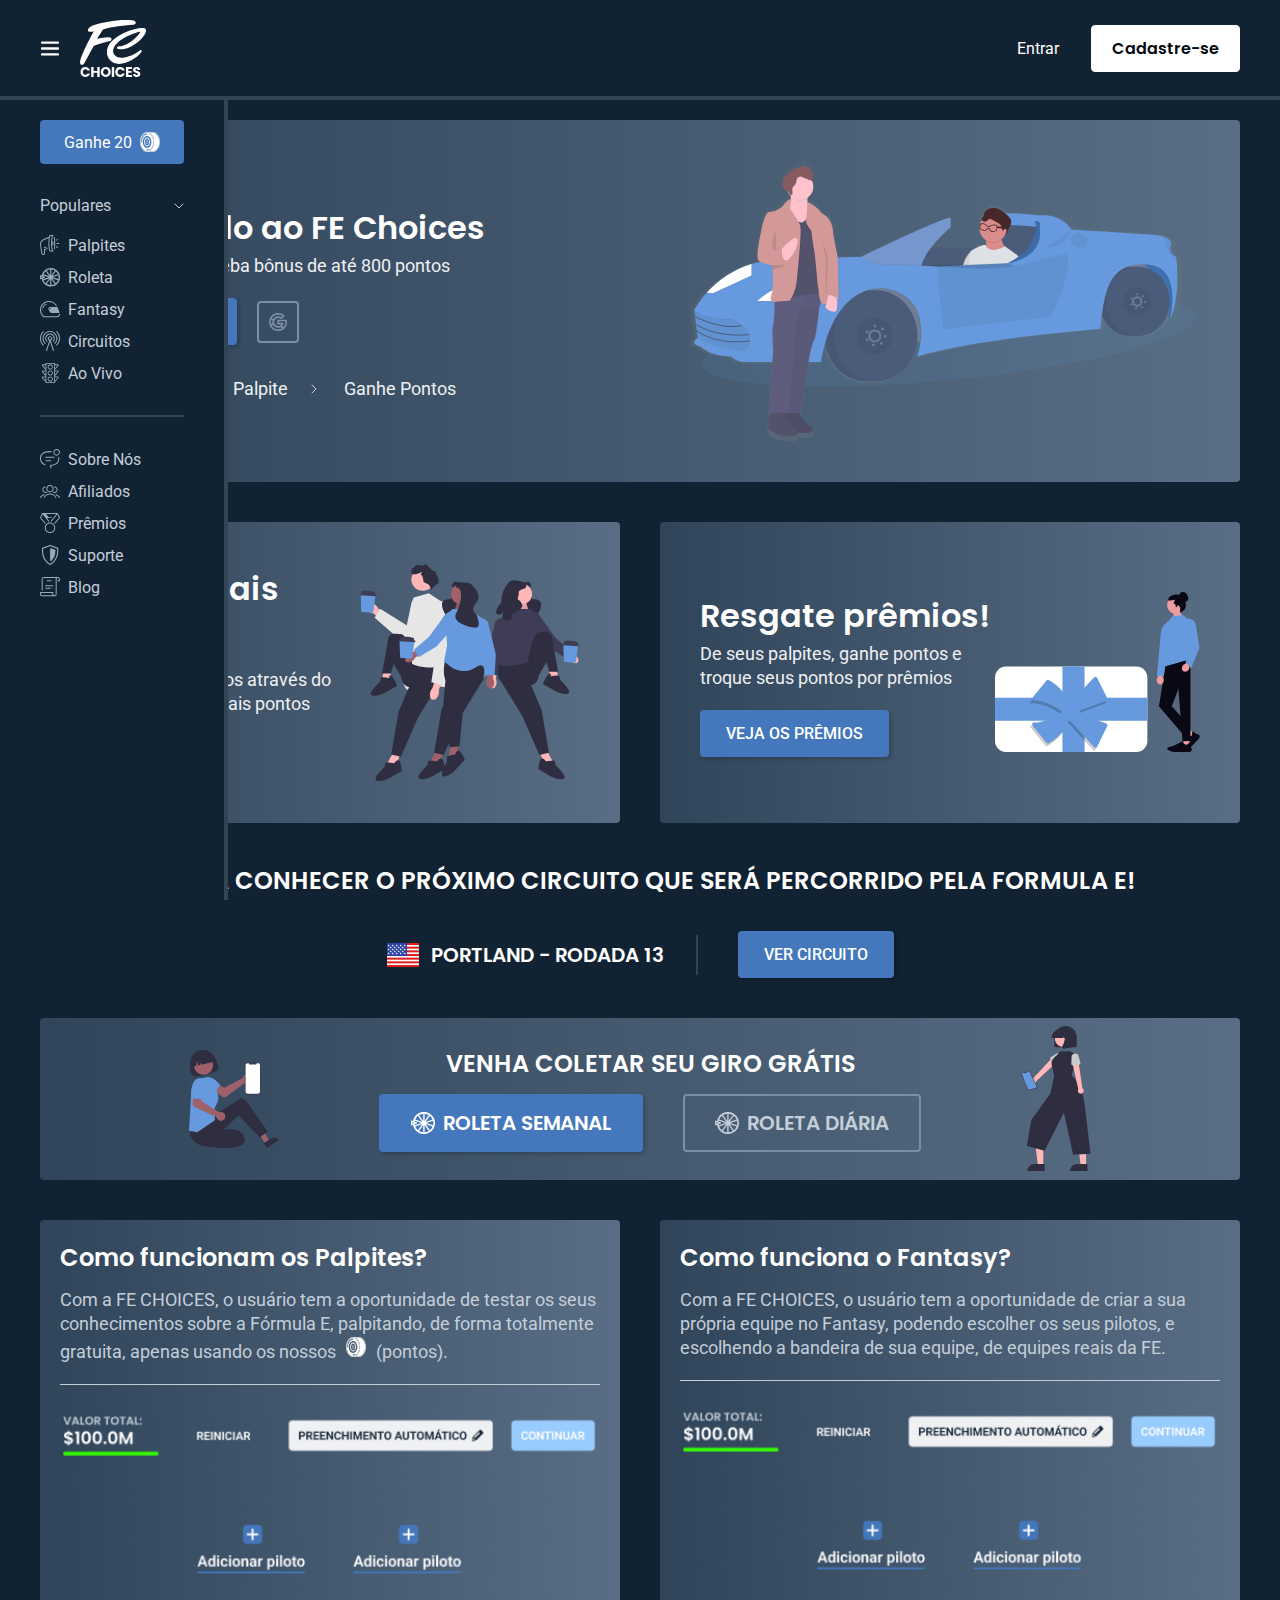
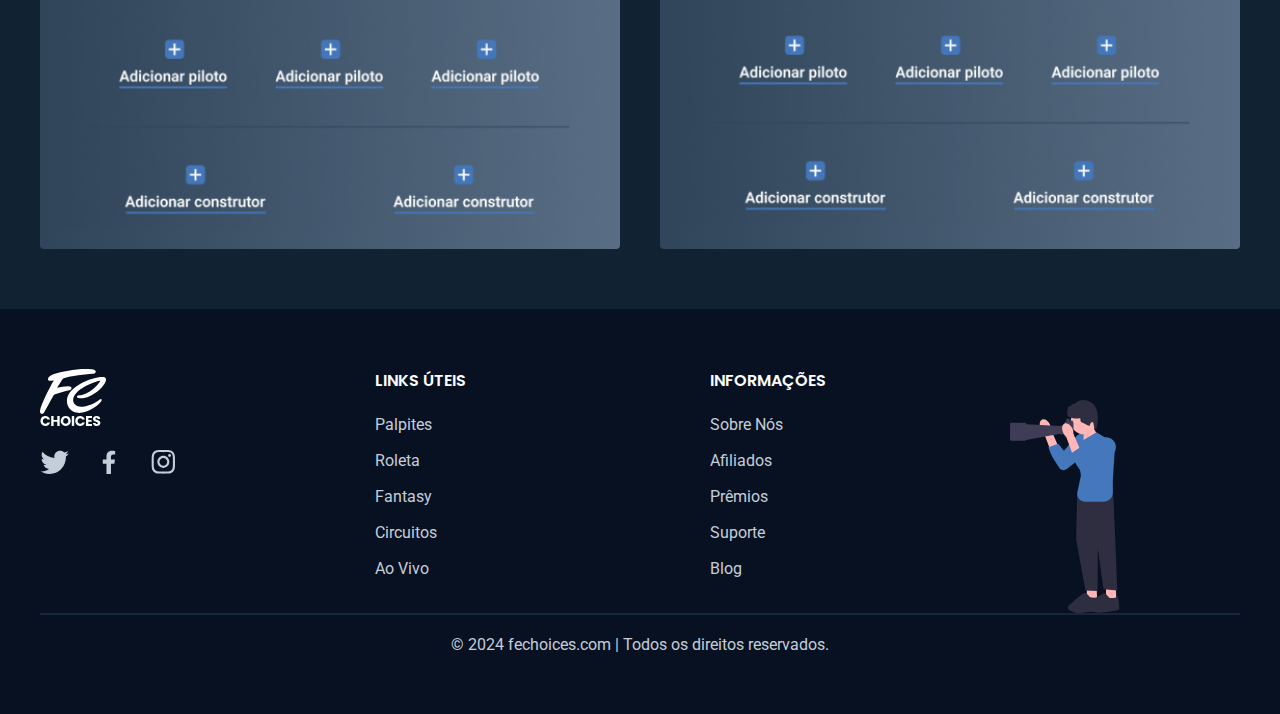
<file: index.html>
<!DOCTYPE html>
<html lang="pt-br">
<head>
  <meta charset="UTF-8">
  <meta name="viewport" content="width=device-width, initial-scale=1.0">
  <title>FE Choices</title>
  <link rel="preconnect" href="https://fonts.googleapis.com">
  <link rel="preconnect" href="https://fonts.gstatic.com" crossorigin>
  <link href="https://fonts.googleapis.com/css2?family=Poppins:wght@400;600&family=Roboto:wght@400;500&display=swap" rel="stylesheet">
  <link rel="stylesheet" href="./css/style.css">
</head>
<body>
  <!------------------------------------ HEADER ------------------------------------>
  <header class="header">
    <div class="header-logo-menu">
      <img id="menu" class="menu" src="./imgs/icons/menu.svg" alt="menu hamburguer" onclick="clickMenu()">
      <a class="logo" href="./index.html" ><img src="./imgs/logo.svg" alt="FE Choices"></a>
    </div>
    <div class="header-nav">
      <div class="header-pages">
        <a href="./palpites.html">Palpites</a>
        <a href="./fantasy.html">Fantasy</a>
        <a href="./pages/roleta.html">Roleta</a>
      </div>
      <div class="header-login">
        <a href="./login.html">Entrar</a>
        <a href="./cadastro.html">Cadastre-se</a>
      </div>
    </div>
  </header>
  <!------------------------------------ ASIDE ------------------------------------>
  <aside class="aside" id="aside">
    <a class="link-obter" href="./index.html">Ganhe 20</a>
    <nav>
      <p>Populares</p>
      <ul>
        <li><a href="./palpites.html">Palpites</a></li>
        <li><a href="./roleta.html">Roleta</a></li>
        <li><a href="./fantasy.html">Fantasy</a></li>
        <li><a href="./circuitos.html">Circuitos</a></li>
        <li><a href="./aovivo.html">Ao Vivo</a></li>
      </ul>
    </nav>
    <nav>
      <ul>
        <li><a href="./sobre.html">Sobre Nós</a></li>
        <li><a href="./afiliados.html">Afiliados</a></li>
        <li><a href="./premios.html">Prêmios</a></li>
        <li><a href="./suporte.html">Suporte</a></li>
        <li><a href="./blog.html">Blog</a></li>
      </ul>
    </nav>
  </aside>
  <!------------------------------------ MAIN ------------------------------------>
  <main class="main container">
    <!------------------------------------ CARD CADASTRO ------------------------------------>
    <section class="cadastro bg-card">
      <div class="cadastro-conteudo card-conteudo">
        <h2>Bem vindo ao FE Choices</h2>
        <p>Cadastre-se e receba bônus de até 800 pontos</p>
        <div class="cadastro-btn">
          <a class="card-btn" href="./cadastro">cadastre-se</a>
          <a href="./cadastro"><img src="./imgs/icons/google.svg" alt="google"></a>
        </div>
        <p class="breadcrumb">
          <span>Cadastre-se</span>
          <span>Palpite</span>
          <span>Ganhe Pontos</span>
        </p>
      </div>
      <div class="cadastro-img">
        <img src="./imgs/ilustracoes/bem-vindo.svg" alt="Dois homens com um carro esportivo">
      </div>
    </section>
    <!------------------------------------ CARD PONTOS ------------------------------------>
    <section class="ganhar-pontos bg-card">
      <div class="ganhar-pontos-conteudo card-conteudo">
        <h2>Ganhe mais pontos!</h2>
        <p>Chame seus amigos através do seu link e ganhe mais pontos</p>
        <a class="card-btn" href="./afiliados">Saiba Mais</a>
      </div>
      <div class="ganhar-pontos-img">
        <img src="./imgs/ilustracoes/ganhe-pontos.svg" alt="Três pessoas sentadas com café na mão.">
      </div>
    </section>
    <!------------------------------------ CARD PREMIOS ------------------------------------>
    <section class="resgate-premios bg-card">
      <div class="resgate-premios-conteudo card-conteudo">
        <h2>Resgate prêmios!</h2>
        <p>De seus palpites, ganhe pontos e troque seus pontos por prêmios</p>
        <a class="card-btn" href="./premios">Veja os prêmios</a>
      </div>
      <div class="resgate-premios-img">
        <img src="./imgs/ilustracoes/resgate-premios.svg" alt="Pessoa em pé do lado de um pacote de presente">
      </div>
    </section>
    <!------------------------------------ CARD CIRCUITO ------------------------------------>
    <section class="proximo-circuito">
      <h2>Venha conhecer o próximo circuito que será percorrido pela formula e!</h2>
      <div class="proximo-circuito-conteudo">
        <div>
          <img src="./imgs/icons/bandeira-usa.svg" alt="Bandeira dos Estados Unidos da América">
          <h3>Portland - rodada 13</h3>
        </div>
        <a class="card-btn" href="./circuitos">Ver Circuito</a>
      </div>
    </section>
    <!------------------------------------ CARD ROLETA ------------------------------------>
   <section class="giro-gratis bg-card">
    <img src="./imgs/ilustracoes/giro-1.svg" alt="Pessoa sentada mexendo no celular.">
    <div class="giro-gratis-conteudo">
      <h2>Venha coletar seu giro grátis</h2>
      <div>
        <a class="card-btn" href="">Roleta semanal</a>
        <a href="">Roleta diária</a>
      </div>
    </div>
    <img src="./imgs/ilustracoes/giro-2.svg" alt="Pessoa em pé mexendo no celular">
   </section>
  <!------------------------------ CARD FUNCIONAMENTO PALPITES ------------------------------>
   <section class="funcionamento">
    <h2>Como funcionam os Palpites?</h2>
    <p>Com a FE CHOICES, o usuário tem a oportunidade de testar os seus conhecimentos sobre a Fórmula E, palpitando, de forma totalmente gratuita, apenas usando os nossos <span>(pontos).</span></p>
    <div class="funcionamento-img">
      <img src="./imgs/img-funcionamento.jpg" alt="Imagem do fantasy">
    </div>
   </section>

     <!------------------------------ CARD FUNCIONAMENTO FANTASY ------------------------------>
     <section class="funcionamento">
      <h2>Como funciona o Fantasy?</h2>
      <p>Com a FE CHOICES, o usuário tem a oportunidade de criar a sua própria equipe no Fantasy, podendo escolher os seus pilotos, e escolhendo a bandeira de sua equipe, de equipes reais da FE.</p>
      <div class="funcionamento-img">
        <img src="./imgs/img-funcionamento.jpg" alt="Imagem do fantasy">
      </div>
     </section>

  </main>
  <!------------------------------------ FOOTER ------------------------------------>
  <footer class="footer-bg">
    <div class="footer container">
      <div class="footer-conteudo">
        <div class="logo-redes">
          <a href="./index.html"><img src="./imgs/logo.svg" alt="FE Choices"></a>
          <ul class="redes">
            <li><a href="https://x.com/home"><img src="./imgs/icons/twitter.svg" alt="Twitter"></a></li>
            <li><a href="https://www.facebook.com/"><img src="./imgs/icons/facebook.svg" alt="Facebook"></a></li>
            <li><a href="https://www.instagram.com/"><img src="./imgs/icons/instagram.svg" alt="Instagram"></a></li>
          </ul>
        </div>
        <nav class="link-footer">
          <h3>Links úteis</h3>
          <ul>
            <li><a href="./palpites">Palpites</a></li>
            <li><a href="./roleta">Roleta</a></li>
            <li><a href="./fantasy">Fantasy</a></li>
            <li><a href="./circuitos">Circuitos</a></li>
            <li><a href="./aovivo">Ao Vivo</a></li>
          </ul>
        </nav>
        <nav class="link-footer">
          <h3>Informações</h3>
          <ul>
            <li><a href="./palpites">Sobre Nós</a></li>
            <li><a href="./afiliados">Afiliados</a></li>
            <li><a href="./premios">Prêmios</a></li>
            <li><a href="./suporte">Suporte</a></li>
            <li><a href="./blog">Blog</a></li>
          </ul>
        </nav>
        <div class="footer-img">
          <img src="./imgs/ilustracoes/footer.svg" alt="Pessoa em pé olhando por um binóculo">
        </div>
      </div>
      <div class="footer-copy">
        <p>&copy; 2024 fechoices.com | Todos os direitos reservados.</p>
      </div>
    </div>
  </footer>
  <script src="./js/script.js"></script>
</body>
</html>
</file>
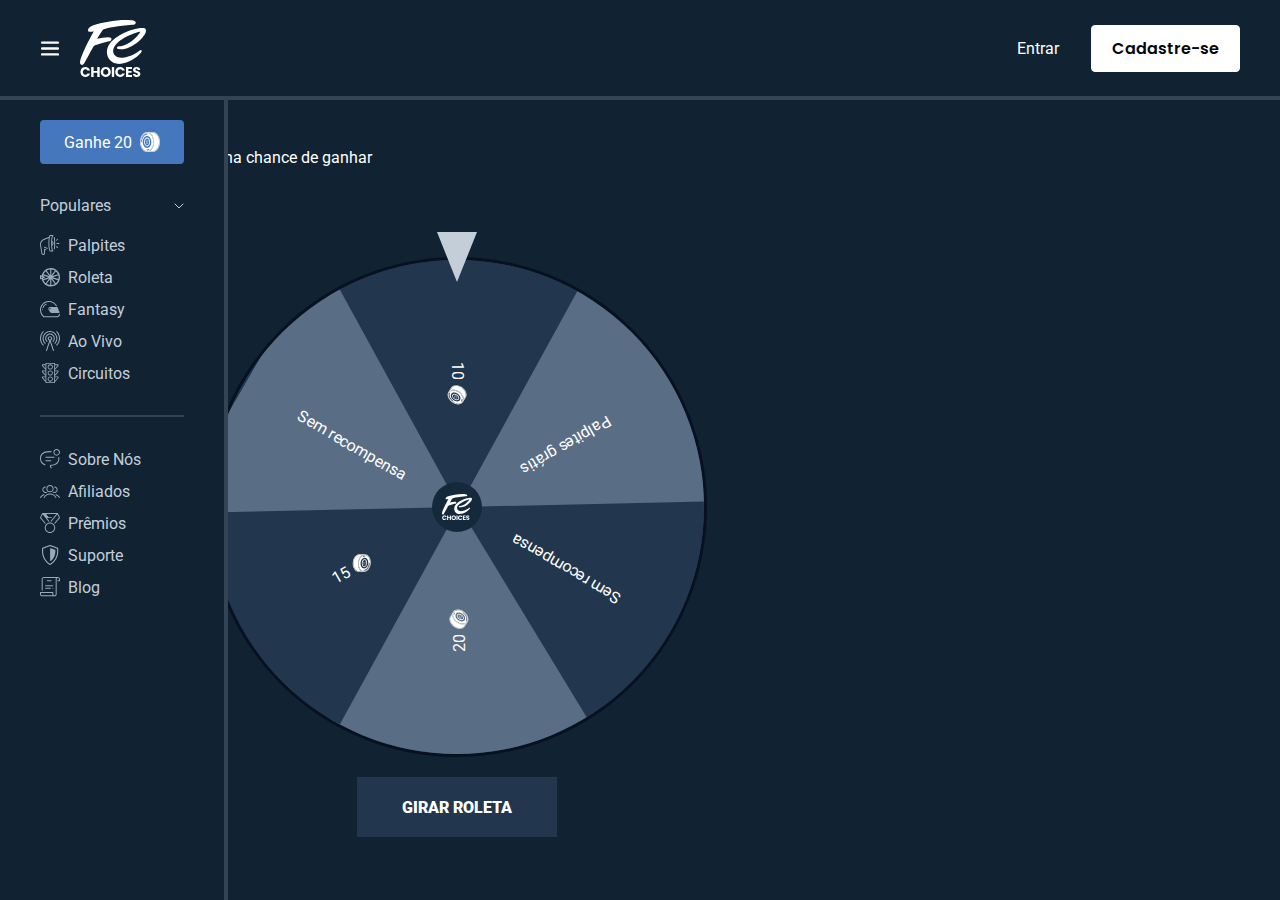
<file: pages/roleta.html>
<!DOCTYPE html>
<html lang="pt-br">

<head>
    <meta charset="UTF-8">
    <meta name="viewport" content="width=device-width, initial-scale=1.0">
    <title>FE Choices</title>
    <link rel="preconnect" href="https://fonts.googleapis.com">
    <link rel="preconnect" href="https://fonts.gstatic.com" crossorigin>
    <link href="https://fonts.googleapis.com/css2?family=Poppins:wght@400;600&family=Roboto:wght@400;500&display=swap"
        rel="stylesheet">
    <link rel="stylesheet" href="../css/style.css">
    <link rel="stylesheet" href="../css/roleta.css">
</head>

<body>
    <header class="header">
        <div class="header-logo-menu">
            <img id="menu" class="menu" src="../imgs/icons/menu.svg" alt="menu hamburguer" onclick="clickMenu()">
            <a class="logo" href="../index.html"><img src="../imgs/logo.svg" alt="FE Choices"></a>
        </div>
        <div class="header-nav">
            <div class="header-pages">
                <a href="../palpites.html">Palpites</a>
                <a href="../fantasy.html">Fantasy</a>
                <a href="../pages/roleta.html">Roleta</a>
            </div>
            <div class="header-login">
                <a href="../login.html">Entrar</a>
                <a href="../cadastro.html">Cadastre-se</a>
            </div>
        </div>
    </header>

    <aside class="aside" id="aside">
        <a class="link-obter" href="./index.html">Ganhe 20</a>
        <nav>
            <p>Populares</p>
            <ul>
                <li><a href="./palpites.html">Palpites</a></li>
                <li><a href="./roleta.html">Roleta</a></li>
                <li><a href="./fantasy.html">Fantasy</a></li>
                <li><a href="./aovivo.html">Ao Vivo</a></li>
                <li><a href="./circuitos.html">Circuitos</a></li>
            </ul>
        </nav>
        <nav>
            <ul>
                <li><a href="./sobre.html">Sobre Nós</a></li>
                <li><a href="./afiliados.html">Afiliados</a></li>
                <li><a href="./premios.html">Prêmios</a></li>
                <li><a href="./suporte.html">Suporte</a></li>
                <li><a href="./blog.html">Blog</a></li>
            </ul>
        </nav>
    </aside>

    <main class="main-spin container">
        <div class="spin-text">
            <h2>ROLETA DIÁRIA</h2>
            <p>Gire sua roleta diária e tenha chance de ganhar</p>
        </div>
        
        <section class="spin-wheel">
            <div class="spin-container">
                <div class="one">10 <img src="../imgs/icons/icon-pontos.svg"></div>
                <div class="two">Palpites grátis</div>
                <div class="three">Sem recompensa</div>
                <div class="four">20<img src="../imgs/icons/icon-pontos.svg"></div>
                <div class="five">15<img src="../imgs/icons/icon-pontos.svg"></div>
                <div class="six">Sem recompensa</div>
            </div>
            <span class="mid"></span>
            <button id="spin">GIRAR ROLETA</button>
            <div class="stoper"></div>
            <!-- <div id="result">Result: </div> -->
        </section>
    </main>
    <script src="../js/script.js"></script>
    <script src="../js/roleta.js"></script>
</body>

</html>
</file>
<file: css/style.css>
:root {
  --cor-12: #01080E;
  --cor-11: #030B14;
  --cor-10: #081122;
  --cor-9: #123;
  --cor-8: #15293D;
  --cor-7: #22374D;
  --cor-6: #30455A;
  --cor-5: #596E84;
  --cor-4: #7B8EA3;
  --cor-3: #9AAABB;
  --cor-2: #C4CED9;
  --cor-1: #EFF1F3;
  --cor-w: #fff;
  --cor-p5: #005;
  --cor-p4: #159;
  --cor-p3: #47B;
  --cor-p2: #69D;
  --cor-p1: #9CF;
  --cor-separador: #345;
  --fonte-primaria: 'Poppins', sans-serif;
  --fonte-secundaria: 'Roboto', sans-serif;
}

* {
  margin: 0;
  padding: 0;
  color: #000;
  text-decoration: none;
  box-sizing: border-box;
  font-family: var(--fonte-secundaria);
  list-style: none;
}

img {
  width: 100%;
  display: block;
}

a {
  display: inline-block;
}

body {
  background: var(--cor-9);
}

/*************************************** GLOBAL ***************************************/

.container {
  box-sizing: border-box;
  max-width: 1400px;
  margin-left: 366px;
  margin-right: 40px;
}

.bg-card {
  display: flex;
  justify-content: space-between;
  align-items: center;
  background: linear-gradient(0.25turn, #30455A, #596E84);
  border-radius: 4px;
  padding: 40px;
}

.card-conteudo {
  h2 {
    color: var(--cor-w);
    font: 600 2rem/1.66 var(--fonte-primaria);
  }
  p {
    color: var(--cor-1);
    font: 400 1.125rem/1.33 var(--fonte-secundaria);
  }
}

.card-btn {
  background: var(--cor-p3);
  color: var(--cor-w);
  text-transform: uppercase;
  padding: 12px 24px;
  border-radius: 4px;
  box-shadow: 2px 2px 4px rgba(0, 0, 0, .2);
  font-weight: 500;
  transition: .3s;
  border: 2px solid var(--cor-p3);
}

.card-btn:hover {
  background: var(--cor-p4);
  border: 2px solid var(--cor-p4);
}

/*************************************** HEADER ***************************************/

.header {
  width: 100%;
  height: 100px;
  padding: 0px 40px;
  background: var(--cor-9);
  border-bottom: 4px solid var(--cor-separador);
  display: grid;
  grid-template-columns: auto 1fr;
  gap: 220px;
  position: fixed;
  z-index: 2;
}

.header-logo-menu {
  display: flex;
  align-items: center;
  gap: 20px;
  .menu {
    width: 20px;
    height: 15px;
    cursor: pointer;
  }
  .logo {
    width: 66px;
  }
}

.header-nav {
  max-width: 1400px ;
  display: flex;
  justify-content: space-between;
  align-items: center;
}

.header-pages {
  display: flex;
  align-items: center;
  gap: 32px;
}

.header-pages a {
  color: var(--cor-w);
}

.header-pages a:hover {
  color: var(--cor-2);
}

.header-login {
  display: flex;
  align-items: center;
  gap: 32px;
}

.header-login a {
  color: var(--cor-w);
}

.header-login a:hover {
  color: var(--cor-2);
}

.header-login a:nth-child(2) {
  background: var(--cor-w);
  border: 1px solid var(--cor-w);
  color: var(--cor-12);
  padding: 10px 20px;
  border-radius: 4px;
  font-family: var(--fonte-primaria);
  font-weight: 600;
  transition: .3s;
}

.header-login a:nth-child(2):hover {
  background: var(--cor-9);
  color: var(--cor-w);
}

/*************************************** ASIDE ***************************************/

.aside {
  display: block;
  background: var(--cor-9);
  width: fit-content;
  height: calc(100vh - 100px);
  padding: 20px 40px;
  border-right: 4px solid var(--cor-separador);
  position: fixed;
  top: 100px;
  z-index: 2;
}

.body {
  height: 300vh;
}

.link-obter {
  background: var(--cor-p3);
  color: var(--cor-w);
  width: 100%;
  padding: 12px 24px;
  border-radius: 4px;
  display: flex;
  align-items: end;
  transition: .3s;
}

.link-obter::after {
  content: '';
  display: inline-block;
  width: 20px;
  height: 20px;
  margin-left: 8px;
  background: url(../imgs/icons/icon-pontos-b.svg);
}

.link-obter:hover {
  background: var(--cor-p4);
}

.aside nav:nth-child(2) {
  margin-top: 32px;
}

.aside nav:nth-child(2)::after {
  content: '';
  display: block;
  width: 100%;
  height: 2px;
  background: var(--cor-separador);
  margin-top: 32px;
  margin-bottom: 32px;
}

.aside nav:nth-child(2) p {
  width: 100%;
  color: var(--cor-2);
  margin-bottom: 20px;
  display: flex;
  align-items: center;
  justify-content: space-between;
}

.aside nav:nth-child(2) p:after {
  content: '';
  display: inline-block;
  width: 10px;
  height: 6px;
  background: url(../imgs/icons/seta-baixo.svg) no-repeat center center;
  transition: .3s;
}

.aside nav:nth-child(2) p:hover::after {
  transform: rotate(180deg);
}

.aside nav:nth-child(2) ul li:not(li:last-child) {
  margin-bottom: 12px;
}

.aside nav:nth-child(2) ul li a {
  color: var(--cor-2);
  display: flex;
  align-items: center;
  gap: 8px;
}

.aside nav:nth-child(2) ul li a::before {
  content: '';
  display: inline-block;
  width: 20px;
  height: 20px;
  background: no-repeat center center;
}

.aside nav:nth-child(2) ul li:nth-child(1) a::before {
  background-image: url(../imgs/icons/icon-palpites.svg) ;
}

.aside nav:nth-child(2) ul li:nth-child(2) a::before {
  background-image: url(../imgs/icons/icon-roleta.svg) ;
}

.aside nav:nth-child(2) ul li:nth-child(3) a::before {
  background-image: url(../imgs/icons/icon-fantasy.svg) ;
}

.aside nav:nth-child(2) ul li:nth-child(4) a::before {
  background-image: url(../imgs/icons/icon-aovivo.svg) ;
}

.aside nav:nth-child(2) ul li:nth-child(5) a::before {
  background-image: url(../imgs/icons/icon-circuitos.svg) ;
}

.aside nav:nth-child(3) ul li:not(li:last-child) {
  margin-bottom: 12px;
}

.aside nav:nth-child(3) ul li a {
  color: var(--cor-2);
  display: flex;
  align-items: center;
  gap: 8px;
}

.aside nav:nth-child(3) ul li a::before {
  content: '';
  display: inline-block;
  width: 20px;
  height: 20px;
  background: no-repeat center center;
}

.aside nav:nth-child(3) ul li:nth-child(1) a::before {
  background-image: url(../imgs/icons/icon-sobre.svg) ;
}

.aside nav:nth-child(3) ul li:nth-child(2) a::before {
  background-image: url(../imgs/icons/icon-afiliados.svg) ;
}

.aside nav:nth-child(3) ul li:nth-child(3) a::before {
  background-image: url(../imgs/icons/icon-premios.svg) ;
}

.aside nav:nth-child(3) ul li:nth-child(4) a::before {
  background-image: url(../imgs/icons/icon-suporte.svg) ;
}

.aside nav:nth-child(3) ul li:nth-child(5) a::before {
  background-image: url(../imgs/icons/icon-blog.svg) ;
}

/*************************************** MAIN ***************************************/

.main {
  position: relative;
  top: 100px;
  display: grid;
  grid-template-columns: repeat(2, 1fr);
  gap: 40px;
  padding: 20px 0px;
}

/*************************************** CARD CADASTRO ***************************************/

.cadastro {
  grid-column: 1 / -1;
}

.cadastro-conteudo {
  .cadastro-btn {
    margin-top: 20px;
    display: flex;
    align-items: center;
    gap: 20px;
  }
}

.cadastro-btn a:nth-child(2) {
  border: 2px solid var(--cor-4);
  padding: 10px;
  border-radius: 4px;
}

.breadcrumb {
  margin-top: 32px;
  display: flex;
  align-items: center;
  gap: 20px;
}

.breadcrumb span {
  color: var(--cor-1);
  display: flex;
  align-items: center;
}

.breadcrumb span:not(:last-child)::after {
  content: '';
  display: inline-block;
  width: 20px;
  height: 20px;
  background: url(../imgs/icons/seta-direita.svg) no-repeat center center;
  margin-left: 16px;
}

.cadastro-img {
  img {
    width: 510px;
  }
}

/*************************************** CARD GANHAR PONTOS ***************************************/

.ganhar-pontos-conteudo {
  p {
    max-width: 32ch;
  }
  a {
    margin-top: 20px;
  }
}

.ganhar-pontos-img img {
  width: 220px;
}

/*************************************** CARD RESGATE PREMIOS ***************************************/

.resgate-premios-conteudo {
  p {
    max-width: 32ch;
  }
  a {
    margin-top: 20px;
  }
}

/*************************************** PRÓXIMA CORRIDA ***************************************/

.proximo-circuito {
  display: flex;
  flex-direction: column;
  justify-content: center;
  align-items: center;
  text-align: center;
  grid-column: 1 / -1;
  h2 {
    color: var(--cor-w);
    font: 600 1.5rem/1.5 var(--fonte-primaria);
    text-transform: uppercase;
  }
}

.proximo-circuito-conteudo {
  display: flex;
  align-items: center;
  gap: 40px;
  margin-top: 32px;
  div {
    display: flex;
    align-items: center;
    gap: 12px;
    img {
      width: 32px;
      height: 24px;
    }
    h3 {
      font: 600 1.25rem/1.5 var(--fonte-primaria);
      color: var(--cor-w);
      text-transform: uppercase;
    }
  }
}
.proximo-circuito-conteudo div::after {
  content: '';
  display: inline-block;
  width: 2px;
  height: 40px;
  margin-left: 20px;
  background: var(--cor-separador);
}

/*************************************** GIRO GRÁTIS ***************************************/

.giro-gratis {
  padding: 8px;
  display: flex;
  align-items: center;
  justify-content: center;
  grid-column: 1 / -1;
  gap: 100px;
}

.giro-gratis img[src$="giro-1.svg"] {
  width: 90px;
}

.giro-gratis img[src$="giro-2.svg"] {
  width: 70px;
}

.giro-gratis-conteudo {
  display: flex;
  flex-direction: column;
  align-items: center;
  gap: 12px;
  h2 {
    color: var(--cor-w);
    font: 600 1.5rem/1.5 var(--fonte-primaria);
    text-transform: uppercase;
  }
}

.giro-gratis-conteudo div {
  display: flex;
  align-items: center;
  gap: 40px;
}

.giro-gratis-conteudo div a {
  display: flex;
  align-items: center;
  gap: 8px;
  padding: 12px 30px;
  border-radius: 4px;
  font: 600 1.25rem/1.5 var(--fonte-primaria);
  text-transform: uppercase;
}

.giro-gratis-conteudo div a:nth-child(1) {
  color: var(--cor-w);
}

.giro-gratis-conteudo div a:nth-child(2) {
  border: 2px solid var(--cor-4);
  color: var(--cor-2);
}

.giro-gratis-conteudo div a::before {
  content: '';
  display: inline-block;
  width: 24px;
  height: 22px;
  background: no-repeat center center;
}

.giro-gratis-conteudo div a:nth-child(1)::before {
  background-image: url(../imgs/icons/icon-roleta-w.svg);
}


.giro-gratis-conteudo div a:nth-child(2)::before {
  background-image: url(../imgs/icons/icon-roleta-2.svg);
}

/*************************************** FUNCIONAMENTO ***************************************/

.funcionamento {
  display: flex;
  flex-direction: column;
  background: linear-gradient(0.25turn, #30455A, #596E84);
  border-radius: 4px;
  padding: 20px;
  h2 {
    color: var(--cor-w);
    font: 600 1.5rem/1.5 var(--fonte-primaria);
  }
  p {
    margin-top: 12px;
    color: var(--cor-2);
    font: 400 1.125rem/1.33 var(--fonte-secundaria);

  }
}

.funcionamento p span {
  color: var(--cor-2);
  margin-left: 4px;
}

.funcionamento p span::before {
  margin-right: 8px;
  content: '';
  display: inline-block;
  width: 24px;
  height: 22px;
  background: url('../imgs/icons/icon-pontos-b.svg') no-repeat center center;
}

.funcionamento-img {
  margin-top: 20px;
}

.funcionamento-img::before {
  content: '';
  display: inline-block;
  width: 100%;
  height: 1px;
  background: var(--cor-2);
  margin-bottom: 20px;
}

/*************************************** FOOTER ***************************************/

.footer-bg {
  background: var(--cor-10);
  margin-top: 140px;
  padding: 60px 0px;
}

.footer {
  position: relative;
  display: flex;
  flex-direction: column;
  gap: 32px;
}

.footer-conteudo {
  display: grid;
  grid-template-columns: repeat(4, 1fr);
  gap: 140px;
}

.redes {
  display: flex;
  gap: 24px;
  margin-top: 20px;
}

.redes li a img {
  height: 24px;
}

.redes li a img:nth-child(1) {
  width: 30px;
}

.redes li a img:nth-child(2) {
  width: 12px;
}

.redes li a img:nth-child(3) {
  width: 24px;
}

.link-footer {
  display: flex;
  flex-direction: column;
  gap: 20px;
  h3 {
    color: var(--cor-w);
    font: 600 1rem/1.5 var(--fonte-primaria);
    text-transform: uppercase;
  }
}

.link-footer ul {
  display: flex;
  flex-direction: column;
  gap: 12px;
}

.link-footer ul li a {
  color: var(--cor-2);
  font: 400 1rem/1.5 var(--fonte-secundaria);
}

.footer-img img {
  position: absolute;
  right: 120px;
  bottom: 40px;
  width: 110px;
}

.footer-copy {
  display: flex;
  flex-direction: column;
  align-items: center;
  p {
    color: var(--cor-2);
    margin-top: 20px;
    text-align: center;
  }
}

.footer-copy::before {
  content: '';
  display: inline-block;
  width: 100%;
  height: 2px;
  background: var(--cor-8);
}

/*************************************** MEDIA QUERIES ***************************************/

@media (max-width: 1600px) {
  .header {
    gap: 20px;
  }
  .header-nav {
    justify-content: end;
  }
  .header-pages {
    display: none;
  }
  .container {
    margin-left: 40px;
  }
}

@media (max-width: 1000px) {
  .aside {
    display: none;
  }
  .cadastro-conteudo {
    h2 {
      font: 600 1.5rem/1.66 var(--fonte-primaria);
    }
    p {
      font: 400 1rem/1.33 var(--fonte-secundaria);
    }
    .cadastro-btn {
      margin-top: 20px;
      display: flex;
      align-items: center;
      gap: 20px;
    }
  }
  .cadastro-img {
    img {
      width: 400px;
    }
  }
  .giro-gratis img{
    display: none;
  }
  .giro-gratis-conteudo div a {
    font: 600 1rem/1.2 var(--fonte-primaria)
  }
  .footer-conteudo {
    grid-template-columns: repeat(3, 1fr);
    gap: 60px;
  }
  .footer-img {
    display: none;
  }
  .giro-gratis-conteudo div a::before {
    display: none;
  }
  .ganhar-pontos-img img {
    display: none;
  }
  .resgate-premios-img {
    display: none;
  }
}

@media (max-width: 900px) {
  .cadastro-img {
    display: none;
  }
}

@media (max-width: 700px) {
  .bg-card {
    display: flex;
    justify-content: center;
    align-items: center;
    text-align: center;
    padding: 20px;
  }
  .header-login a:nth-child(2) {
    font-size: .875rem;
  }
  .main {
    grid-template-columns: 1fr;
  }
  .cadastro-conteudo {
    div {
      justify-content: center;
    }
  }
  .ganhar-pontos-conteudo, .resgate-premios-conteudo {
    h2 {
      font: 600 1.5rem/1.66 var(--fonte-primaria);
    }
  }
  .proximo-circuito h2 {
    font: 600 1rem/1.5 var(--fonte-primaria);
  }
  .proximo-circuito-conteudo div h3 {
    font: 600 1rem/1.5 var(--fonte-primaria);

  }
  .giro-gratis-conteudo {
    h2 {
      font: 600 1rem/1.5 var(--fonte-primaria);
    }
    div {
      gap: 12px;
    }
  }
}

@media (max-width: 600px) {
  .footer-conteudo {
    grid-template-columns: 1fr;
    justify-content: center;
    gap: 60px;
  }
  .logo-redes {
    display: flex;
    flex-direction: column;
    align-items: center;
  }
  .link-footer {
    text-align: center;
  }
}
</file>
<file: css/roleta.css>
:root{
	--color-10: #081122;
	--color-9: #112233;
	--color-8: #15293D;
	--color-7: #22374D;
	--color-5: #596E84;
	--color-2: #C4CED9;
	--color-white: #fff;
}

.main-spin{
	position: relative;
	top: 120px;
	display: flex;
	flex-direction: column;
	gap: 10vh;
}

.spin-text h2,
.spin-text p{
	color: white;
}

.spin-text img {
	width: 20px;
}

.spin-wheel{
	margin-left: -366px;
	display: flex;
	align-items: center;
	justify-content: center;
	overflow: hidden;
	background: var(--color-9);
}

.spin-container{
	height: 500px;
	width: 500px;
	background: var(--color-7);
	position: relative;
	border-radius: 50%;
	overflow: hidden;
	/* box-shadow: 0 0 10px var(); */
	transition: 3s all;
	border: 3px solid var(--color-10) ;
}

.spin-container div{
	height: 50%;
	width: 300px;
	clip-path: polygon(100% 0,50% 100%, 0 0);
	transform: translateX(-50%);
	transform-origin: bottom;
	position: absolute;
	left: 20%;
	display: flex;
	align-items: center;
	justify-content: center;
	font-size: 1rem;
	color: var(--color-white); 
	writing-mode: vertical-rl;
}

.spin-container img {
	width: 20px;
	margin-top: 5px;
}

.spin-container .one{
	background: var(--color-7);
	left: 50%;
}

.spin-container .two{
	background: var(--color-5);
	transform: rotate(60deg);
}

.spin-container .three{
	background: var(--color-7);
	transform: rotate(120deg);
}

.spin-container .four{
	background: var(--color-5);
	transform: rotate(180deg);
}

.spin-container .five{
	background: var(--color-7);
	transform: rotate(240deg);
}

.spin-container .six{
	background: var(--color-5);
	transform: rotate(300deg);
}


.mid{
	height: 50px;
	width: 50px;
	border-radius: 50%;
	position: absolute;
	background: var(--color-8);
	background-image: url(../imgs/logo.svg);
	background-position: center;
	background-size: 30px;
	background-repeat: no-repeat;
}

#spin{
	height: 60px;
	width: 200px;
	background: var(--color-7);
	position: absolute;
	margin-top: 600px;
	font-size: 1em;
	color: var(--color-white);
	font-weight: 1000;
	cursor: pointer;
	border: none;
	transition: .3s;
}

#spin:hover{
	border: 1px solid var(--color-white);
	background-color: transparent;
	border-radius: 5px;
}

#result{
	position: absolute;
	margin-top: 700px;
	font-size: 1em;
	color: var(--color-white);
    text-align: center;
}

.stoper{
	height: 50px;
	width: 40px;
	background: var(--color-2);
	position: absolute;
	clip-path: polygon(100% 0,50% 100%, 0 0);
	margin-top: -500px;
}
</file>
